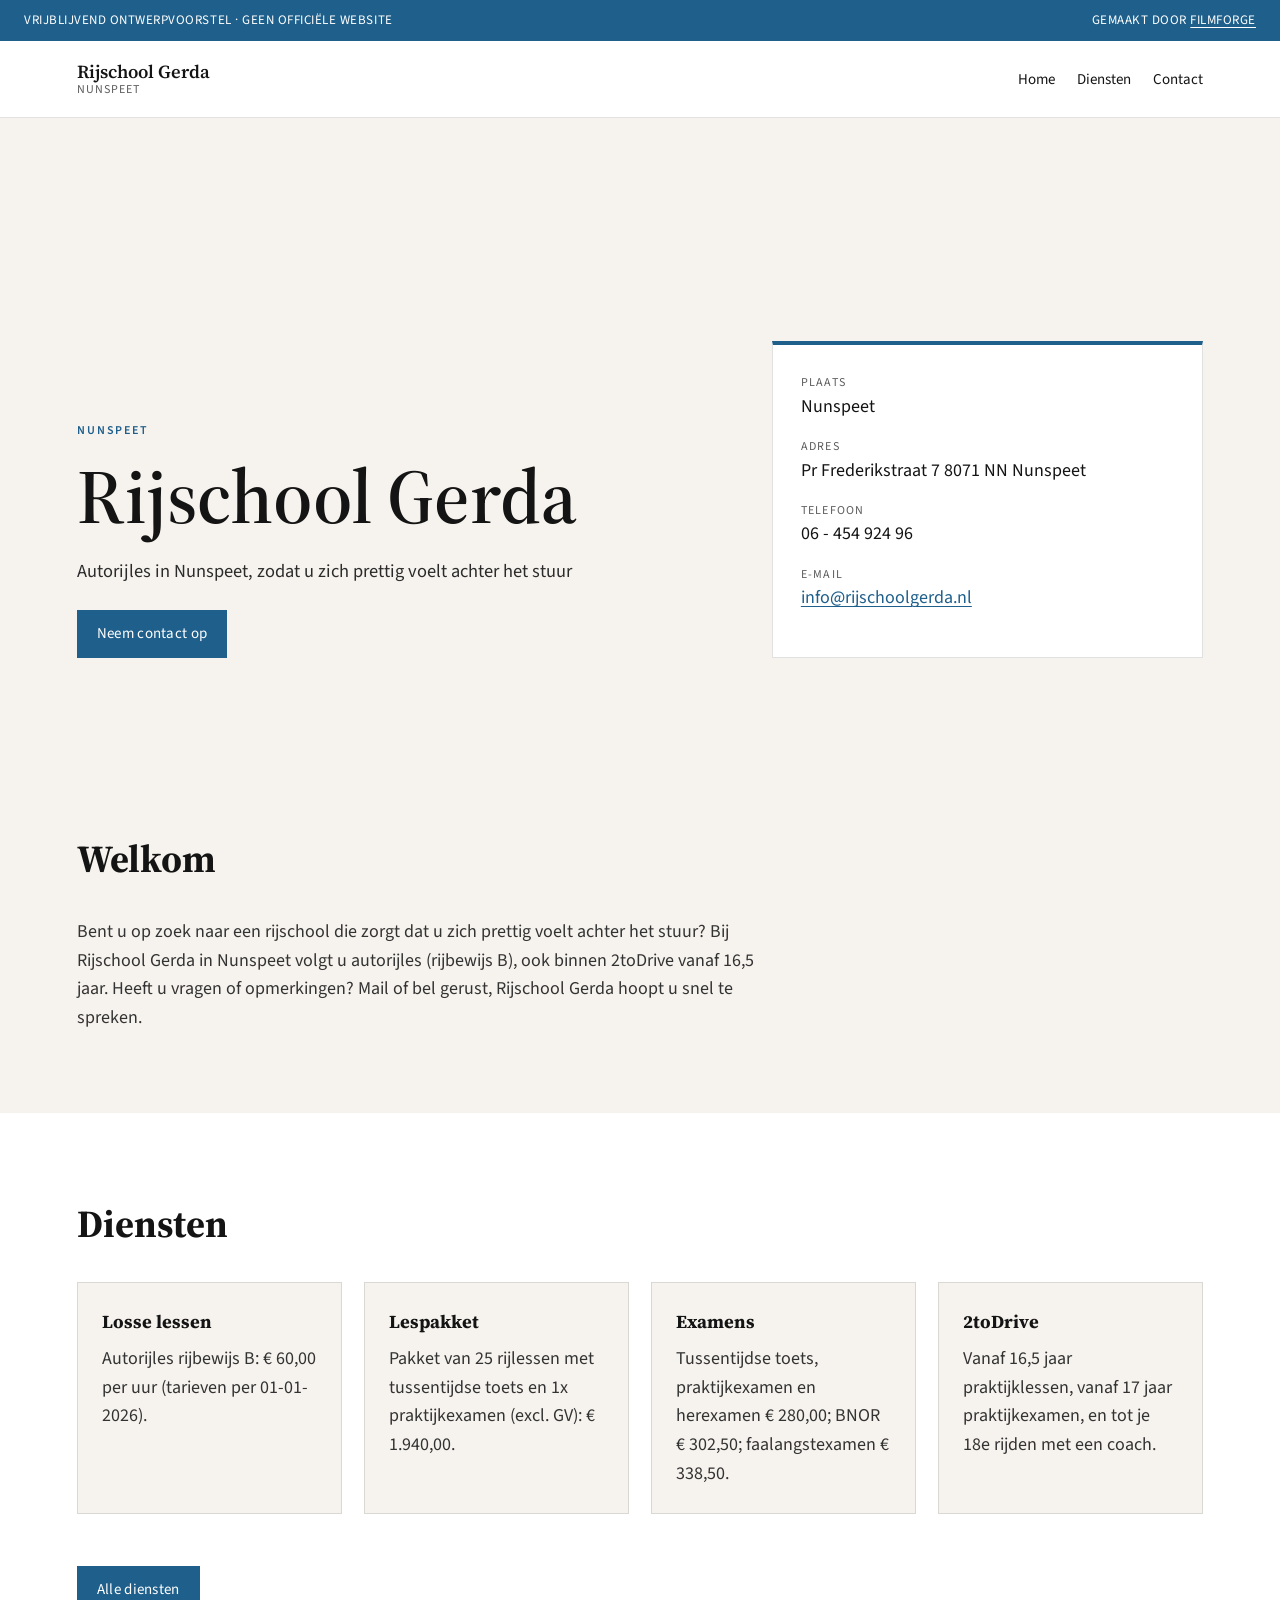
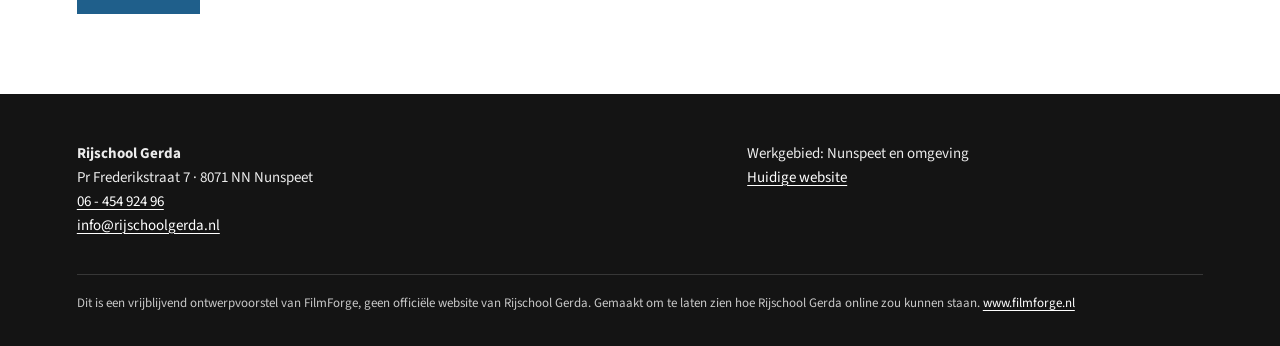
<file: index.html>
<!doctype html>
<html lang="nl">
<head>
<meta charset="utf-8">
<meta name="viewport" content="width=device-width, initial-scale=1">
<meta name="robots" content="noindex,nofollow">
<title>Rijschool Gerda · Nunspeet</title>
<meta name="description" content="Rijschool Gerda in Nunspeet — vrijblijvend ontwerpvoorstel van FilmForge.">
<link rel="preconnect" href="https://fonts.googleapis.com">
<link rel="preconnect" href="https://fonts.gstatic.com" crossorigin>
<link href="https://fonts.googleapis.com/css2?family=Source+Sans+3:wght@400;600&family=Source+Serif+4:opsz,wght@8..60,500;8..60,600&display=swap" rel="stylesheet">
<link rel="stylesheet" href="style.css">
</head>
<body>
<div class="ff-banner">
  <span>Vrijblijvend ontwerpvoorstel · geen officiële website</span>
  <span>Gemaakt door <a href="https://www.filmforge.nl" rel="noopener">FilmForge</a></span>
</div>
<header class="nav">
  <a class="brand" href="index.html">Rijschool Gerda<small>Nunspeet</small></a>
  <nav>
    <ul>
      <li><a href="index.html" aria-current="page">Home</a></li>
      <li><a href="diensten.html">Diensten</a></li>
      <li><a href="contact.html">Contact</a></li>
    </ul>
  </nav>
</header>

<section class="hero">
  <div>
    <p class="eyebrow">Nunspeet</p>
    <h1>Rijschool Gerda</h1>
    <p class="lede">Autorijles in Nunspeet, zodat u zich prettig voelt achter het stuur</p>
    <a class="cta" href="contact.html">Neem contact op</a>
  </div>
  
    <aside class="hero-aside">
      <dl>
        <dt>Plaats</dt><dd>Nunspeet</dd>
        <dt>Adres</dt><dd>Pr Frederikstraat 7 8071 NN Nunspeet</dd>
        <dt>Telefoon</dt><dd>06 - 454 924 96</dd>
        <dt>E-mail</dt><dd><a href="mailto:info@rijschoolgerda.nl">info@rijschoolgerda.nl</a></dd>
      </dl>
    </aside>
</section>
<section class="section">
  <div class="prose">
    <h2>Welkom</h2>
    <p>Bent u op zoek naar een rijschool die zorgt dat u zich prettig voelt achter het stuur? Bij Rijschool Gerda in Nunspeet volgt u autorijles (rijbewijs B), ook binnen 2toDrive vanaf 16,5 jaar. Heeft u vragen of opmerkingen? Mail of bel gerust, Rijschool Gerda hoopt u snel te spreken.</p>
  </div>
</section>
<section class="section alt">
  <h2>Diensten</h2>
  <div class="grid"><article class="card"><h3>Losse lessen</h3><p>Autorijles rijbewijs B: € 60,00 per uur (tarieven per 01-01-2026).</p></article>
<article class="card"><h3>Lespakket</h3><p>Pakket van 25 rijlessen met tussentijdse toets en 1x praktijkexamen (excl. GV): € 1.940,00.</p></article>
<article class="card"><h3>Examens</h3><p>Tussentijdse toets, praktijkexamen en herexamen € 280,00; BNOR € 302,50; faalangstexamen € 338,50.</p></article>
<article class="card"><h3>2toDrive</h3><p>Vanaf 16,5 jaar praktijklessen, vanaf 17 jaar praktijkexamen, en tot je 18e rijden met een coach.</p></article></div>
  <p style="margin-top:28px"><a class="cta" href="diensten.html">Alle diensten</a></p>
</section>

<footer class="site">
  <div class="footer-grid">
    <div>
      <strong>Rijschool Gerda</strong>
      <p>Pr Frederikstraat 7 · 8071 NN Nunspeet</p>
      <p><a href="tel:06-45492496">06 - 454 924 96</a></p>
      <p><a href="mailto:info@rijschoolgerda.nl">info@rijschoolgerda.nl</a></p>
    </div>
    <div>
      <p>Werkgebied: Nunspeet en omgeving</p>
      <p><a href="https://www.rijschoolgerda.nl/">Huidige website</a></p>
    </div>
  </div>
  <p class="ff-note">Dit is een vrijblijvend ontwerpvoorstel van FilmForge, geen officiële website van Rijschool Gerda. Gemaakt om te laten zien hoe Rijschool Gerda online zou kunnen staan. <a href="https://www.filmforge.nl">www.filmforge.nl</a></p>
</footer>
</body>
</html>
</file>
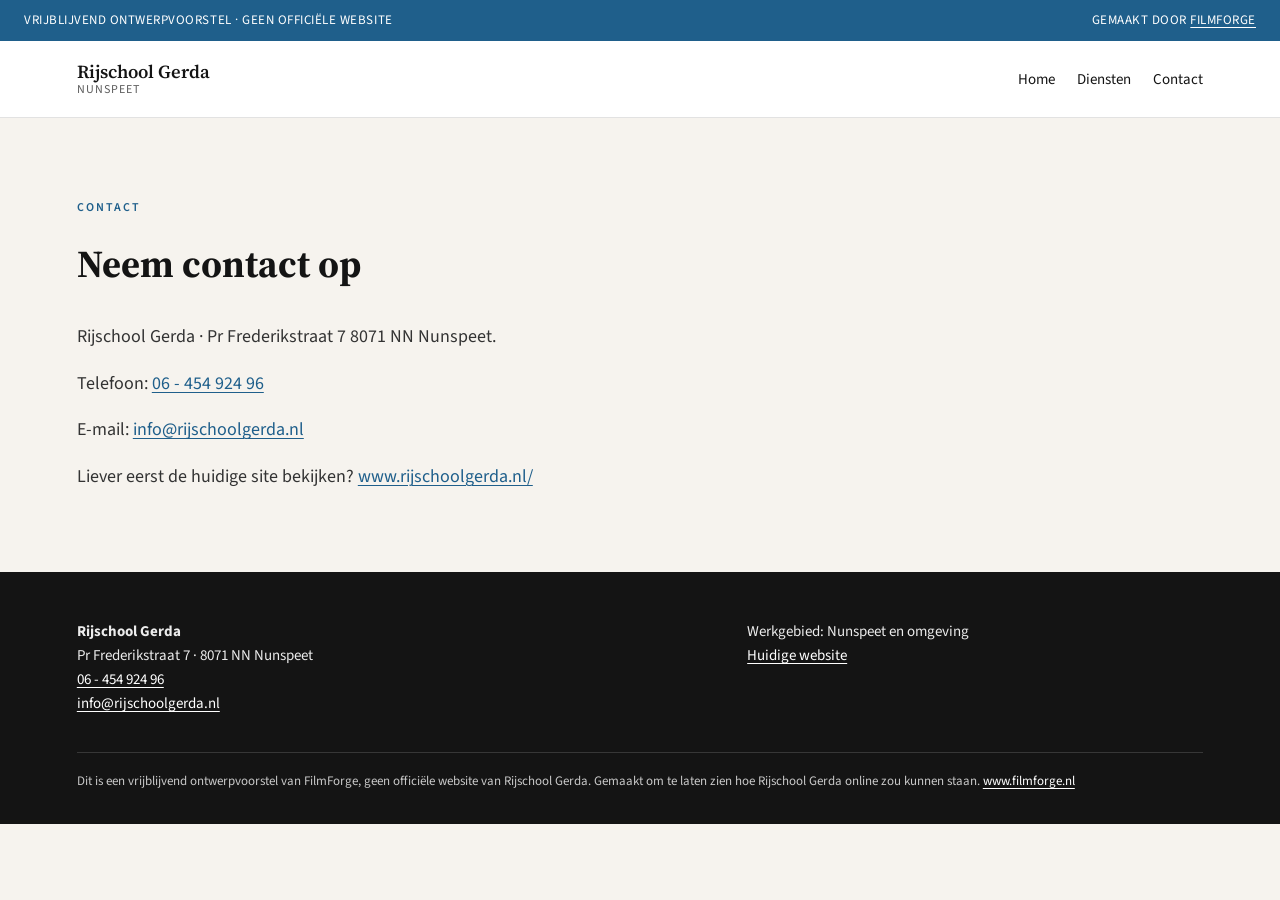
<file: contact.html>
<!doctype html>
<html lang="nl">
<head>
<meta charset="utf-8">
<meta name="viewport" content="width=device-width, initial-scale=1">
<meta name="robots" content="noindex,nofollow">
<title>Contact · Rijschool Gerda</title>
<meta name="description" content="Rijschool Gerda in Nunspeet — vrijblijvend ontwerpvoorstel van FilmForge.">
<link rel="preconnect" href="https://fonts.googleapis.com">
<link rel="preconnect" href="https://fonts.gstatic.com" crossorigin>
<link href="https://fonts.googleapis.com/css2?family=Source+Sans+3:wght@400;600&family=Source+Serif+4:opsz,wght@8..60,500;8..60,600&display=swap" rel="stylesheet">
<link rel="stylesheet" href="style.css">
</head>
<body>
<div class="ff-banner">
  <span>Vrijblijvend ontwerpvoorstel · geen officiële website</span>
  <span>Gemaakt door <a href="https://www.filmforge.nl" rel="noopener">FilmForge</a></span>
</div>
<header class="nav">
  <a class="brand" href="index.html">Rijschool Gerda<small>Nunspeet</small></a>
  <nav>
    <ul>
      <li><a href="index.html">Home</a></li>
      <li><a href="diensten.html">Diensten</a></li>
      <li><a href="contact.html" aria-current="page">Contact</a></li>
    </ul>
  </nav>
</header>

<section class="section">
  <p class="eyebrow">Contact</p>
  <h2>Neem contact op</h2>
  <div class="prose">
    <p>Rijschool Gerda · Pr Frederikstraat 7 8071 NN Nunspeet.</p>
    <p>Telefoon: <a href='tel:06-45492496'>06 - 454 924 96</a></p>
    <p>E-mail: <a href="mailto:info@rijschoolgerda.nl">info@rijschoolgerda.nl</a></p>
    
    <p>Liever eerst de huidige site bekijken? <a href="https://www.rijschoolgerda.nl/">www.rijschoolgerda.nl/</a></p>
  </div>
</section>

<footer class="site">
  <div class="footer-grid">
    <div>
      <strong>Rijschool Gerda</strong>
      <p>Pr Frederikstraat 7 · 8071 NN Nunspeet</p>
      <p><a href="tel:06-45492496">06 - 454 924 96</a></p>
      <p><a href="mailto:info@rijschoolgerda.nl">info@rijschoolgerda.nl</a></p>
    </div>
    <div>
      <p>Werkgebied: Nunspeet en omgeving</p>
      <p><a href="https://www.rijschoolgerda.nl/">Huidige website</a></p>
    </div>
  </div>
  <p class="ff-note">Dit is een vrijblijvend ontwerpvoorstel van FilmForge, geen officiële website van Rijschool Gerda. Gemaakt om te laten zien hoe Rijschool Gerda online zou kunnen staan. <a href="https://www.filmforge.nl">www.filmforge.nl</a></p>
</footer>
</body>
</html>
</file>
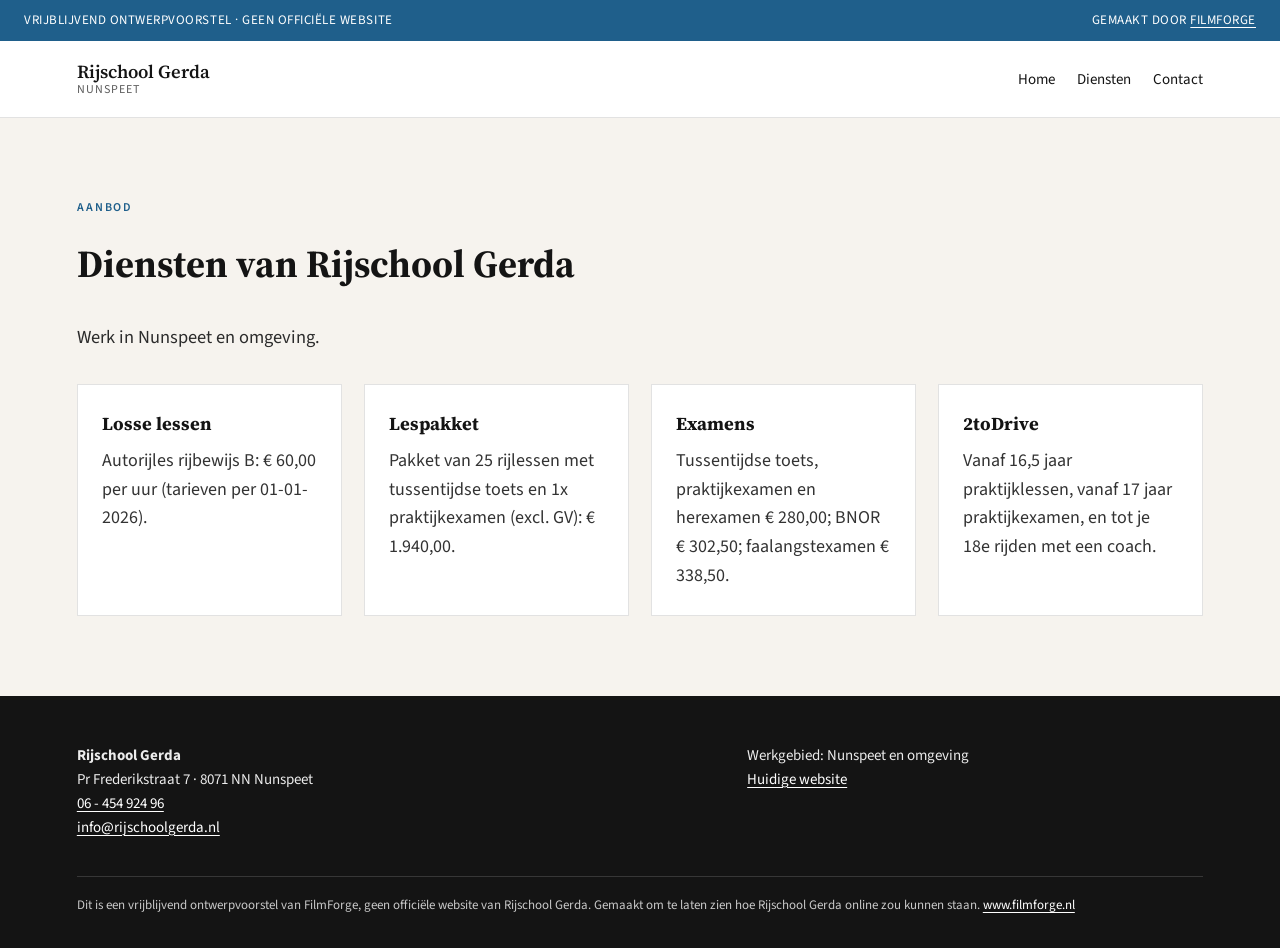
<file: diensten.html>
<!doctype html>
<html lang="nl">
<head>
<meta charset="utf-8">
<meta name="viewport" content="width=device-width, initial-scale=1">
<meta name="robots" content="noindex,nofollow">
<title>Diensten · Rijschool Gerda</title>
<meta name="description" content="Rijschool Gerda in Nunspeet — vrijblijvend ontwerpvoorstel van FilmForge.">
<link rel="preconnect" href="https://fonts.googleapis.com">
<link rel="preconnect" href="https://fonts.gstatic.com" crossorigin>
<link href="https://fonts.googleapis.com/css2?family=Source+Sans+3:wght@400;600&family=Source+Serif+4:opsz,wght@8..60,500;8..60,600&display=swap" rel="stylesheet">
<link rel="stylesheet" href="style.css">
</head>
<body>
<div class="ff-banner">
  <span>Vrijblijvend ontwerpvoorstel · geen officiële website</span>
  <span>Gemaakt door <a href="https://www.filmforge.nl" rel="noopener">FilmForge</a></span>
</div>
<header class="nav">
  <a class="brand" href="index.html">Rijschool Gerda<small>Nunspeet</small></a>
  <nav>
    <ul>
      <li><a href="index.html">Home</a></li>
      <li><a href="diensten.html" aria-current="page">Diensten</a></li>
      <li><a href="contact.html">Contact</a></li>
    </ul>
  </nav>
</header>

<section class="section">
  <p class="eyebrow">Aanbod</p>
  <h2>Diensten van Rijschool Gerda</h2>
  <p class="lede" style="margin-bottom:32px">Werk in Nunspeet en omgeving.</p>
  <div class="grid"><article class="card"><h3>Losse lessen</h3><p>Autorijles rijbewijs B: € 60,00 per uur (tarieven per 01-01-2026).</p></article>
<article class="card"><h3>Lespakket</h3><p>Pakket van 25 rijlessen met tussentijdse toets en 1x praktijkexamen (excl. GV): € 1.940,00.</p></article>
<article class="card"><h3>Examens</h3><p>Tussentijdse toets, praktijkexamen en herexamen € 280,00; BNOR € 302,50; faalangstexamen € 338,50.</p></article>
<article class="card"><h3>2toDrive</h3><p>Vanaf 16,5 jaar praktijklessen, vanaf 17 jaar praktijkexamen, en tot je 18e rijden met een coach.</p></article></div>
</section>

<footer class="site">
  <div class="footer-grid">
    <div>
      <strong>Rijschool Gerda</strong>
      <p>Pr Frederikstraat 7 · 8071 NN Nunspeet</p>
      <p><a href="tel:06-45492496">06 - 454 924 96</a></p>
      <p><a href="mailto:info@rijschoolgerda.nl">info@rijschoolgerda.nl</a></p>
    </div>
    <div>
      <p>Werkgebied: Nunspeet en omgeving</p>
      <p><a href="https://www.rijschoolgerda.nl/">Huidige website</a></p>
    </div>
  </div>
  <p class="ff-note">Dit is een vrijblijvend ontwerpvoorstel van FilmForge, geen officiële website van Rijschool Gerda. Gemaakt om te laten zien hoe Rijschool Gerda online zou kunnen staan. <a href="https://www.filmforge.nl">www.filmforge.nl</a></p>
</footer>
</body>
</html>
</file>
<file: style.css>
:root {
  --ink: #141414;
  --muted: #5c5c5c;
  --paper: #f6f3ee;
  --card: #ffffff;
  --accent: #1f5f8b;
  --accent-2: #1f5f8b2;
  --line: rgba(20,20,20,.12);
}
* { box-sizing: border-box; margin: 0; padding: 0; }
html { scroll-behavior: smooth; }
body {
  font-family: "Source Sans 3", "Segoe UI", sans-serif;
  color: var(--ink);
  background: var(--paper);
  line-height: 1.6;
  font-size: 18px;
}
a { color: var(--accent); text-decoration-thickness: 1px; text-underline-offset: 3px; }
img { max-width: 100%; }
.ff-banner {
  background: var(--accent);
  color: #fff;
  font-size: 13px;
  letter-spacing: .04em;
  text-transform: uppercase;
  padding: 10px 24px;
  display: flex;
  justify-content: space-between;
  gap: 16px;
  flex-wrap: wrap;
}
.ff-banner a { color: #fff; }
header.nav {
  display: flex;
  align-items: center;
  justify-content: space-between;
  gap: 24px;
  padding: 20px 6vw;
  border-bottom: 1px solid var(--line);
  background: var(--card);
  position: sticky;
  top: 0;
  z-index: 10;
}
.brand {
  font-family: "Source Serif 4", Georgia, serif;
  font-weight: 600;
  font-size: 1.15rem;
  color: var(--ink);
  text-decoration: none;
  line-height: 1.2;
}
.brand small { display: block; font-family: "Source Sans 3", sans-serif; font-weight: 400; font-size: 12px; letter-spacing: .08em; text-transform: uppercase; color: var(--muted); }
nav ul { display: flex; gap: 22px; list-style: none; flex-wrap: wrap; }
nav a { color: var(--ink); text-decoration: none; font-size: 15px; }
nav a:hover { color: var(--accent); }
.hero {
  padding: 12vh 6vw 10vh;
  display: grid;
  grid-template-columns: 1.2fr .8fr;
  gap: 48px;
  align-items: end;
  background:
    linear-gradient(120deg, rgba(255,255,255,.7), transparent 40%),
    radial-gradient(circle at 90% 10%, var(--accent-2), transparent 42%),
    radial-gradient(circle at 0% 100%, var(--accent), transparent 50%),
    var(--paper);
  min-height: 70vh;
}
.eyebrow { text-transform: uppercase; letter-spacing: .16em; font-size: 12px; color: var(--accent); font-weight: 600; margin-bottom: 16px; }
h1 {
  font-family: "Source Serif 4", Georgia, serif;
  font-size: clamp(2.4rem, 6vw, 5rem);
  line-height: 1.05;
  font-weight: 600;
  margin-bottom: 20px;
}
.lede { font-size: 1.15rem; max-width: 38rem; color: #2b2b2b; }
.hero-aside {
  background: var(--card);
  padding: 28px;
  border: 1px solid var(--line);
  border-top: 4px solid var(--accent);
}
.hero-aside dt { font-size: 12px; text-transform: uppercase; letter-spacing: .1em; color: var(--muted); }
.hero-aside dd { margin: 0 0 16px; }
.section { padding: 80px 6vw; }
.section.alt { background: var(--card); }
.section h2 {
  font-family: "Source Serif 4", Georgia, serif;
  font-size: clamp(1.8rem, 3vw, 2.6rem);
  margin-bottom: 28px;
}
.grid {
  display: grid;
  grid-template-columns: repeat(auto-fit, minmax(240px, 1fr));
  gap: 22px;
}
.card {
  background: var(--card);
  border: 1px solid var(--line);
  padding: 24px;
}
.section.alt .card { background: var(--paper); }
.card h3 { font-size: 1.15rem; margin-bottom: 8px; font-family: "Source Serif 4", Georgia, serif; }
.card p, .prose p { color: #333; }
.prose { max-width: 44rem; }
.prose p + p { margin-top: 1em; }
.cta {
  display: inline-block;
  margin-top: 24px;
  background: var(--accent);
  color: #fff;
  text-decoration: none;
  padding: 12px 20px;
  font-size: 15px;
  letter-spacing: .02em;
}
.cta:hover { filter: brightness(1.08); }
footer.site {
  padding: 48px 6vw 32px;
  background: var(--ink);
  color: #ececec;
  font-size: 15px;
}
footer.site a { color: #fff; }
.footer-grid { display: grid; grid-template-columns: 1.4fr 1fr; gap: 32px; margin-bottom: 36px; }
.ff-note {
  border-top: 1px solid rgba(255,255,255,.15);
  padding-top: 18px;
  font-size: 13px;
  color: #c8c8c8;
}
@media (max-width: 800px) {
  .hero, .footer-grid { grid-template-columns: 1fr; }
  header.nav { flex-direction: column; align-items: flex-start; }
}
</file>
